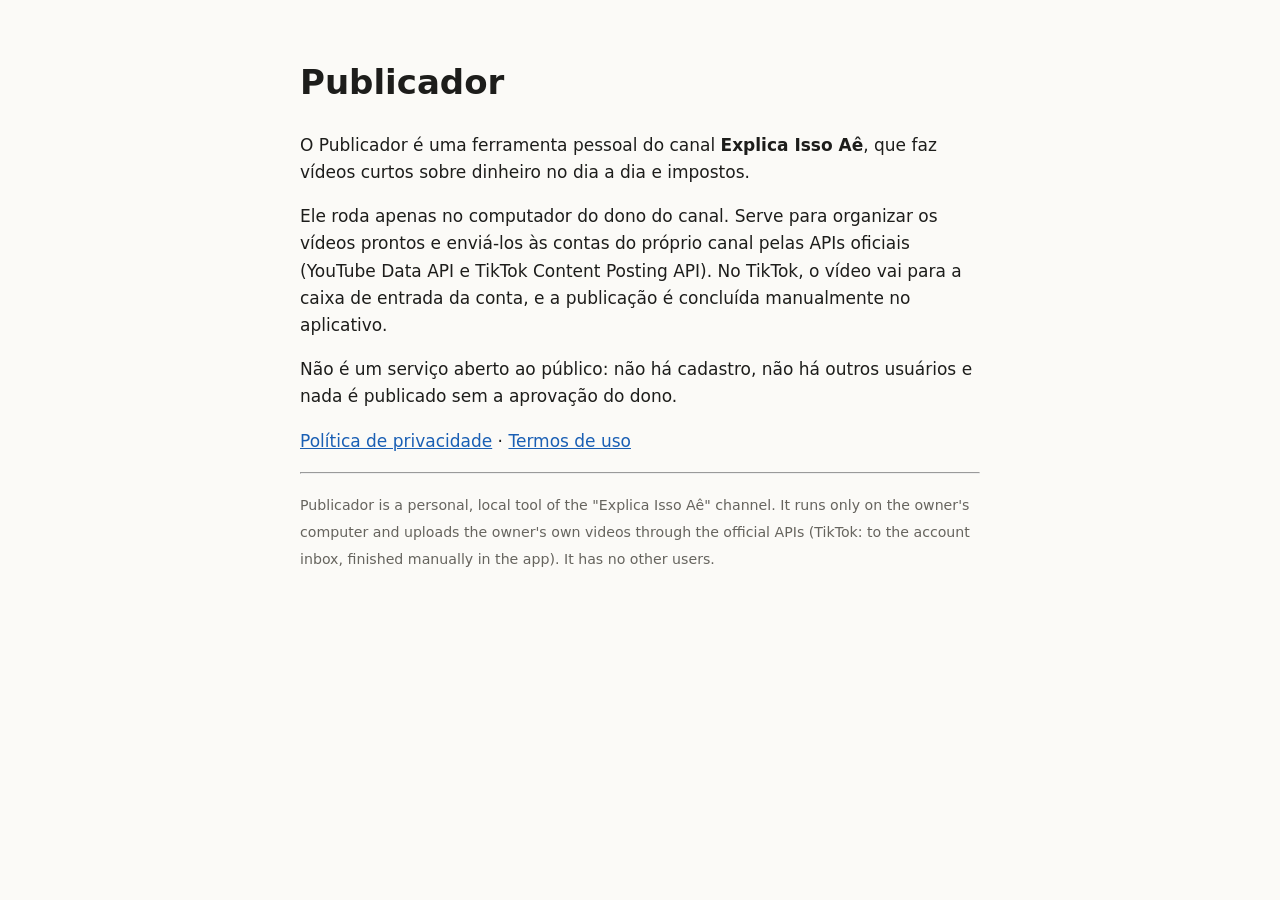
<file: index.html>
<!doctype html>
<html lang="pt-BR">
<head>
  <meta charset="utf-8">
  <meta name="viewport" content="width=device-width, initial-scale=1">
  <title>Publicador · Explica Isso Aê</title>
  <link rel="stylesheet" href="estilo.css">
</head>
<body>
<main>
  <h1>Publicador</h1>
  <p>O Publicador é uma ferramenta pessoal do canal <strong>Explica Isso Aê</strong>, que faz vídeos curtos sobre dinheiro
    no dia a dia e impostos.</p>
  <p>Ele roda apenas no computador do dono do canal. Serve para organizar os vídeos prontos e enviá-los às contas do
    próprio canal pelas APIs oficiais (YouTube Data API e TikTok Content Posting API). No TikTok, o vídeo vai para a
    caixa de entrada da conta, e a publicação é concluída manualmente no aplicativo.</p>
  <p>Não é um serviço aberto ao público: não há cadastro, não há outros usuários e nada é publicado sem a aprovação do dono.</p>
  <p><a href="privacidade.html">Política de privacidade</a> · <a href="termos.html">Termos de uso</a></p>

  <hr>
  <p lang="en"><small>Publicador is a personal, local tool of the "Explica Isso Aê" channel. It runs only on the owner's
    computer and uploads the owner's own videos through the official APIs (TikTok: to the account inbox, finished
    manually in the app). It has no other users.</small></p>
</main>
</body>
</html>
</file>
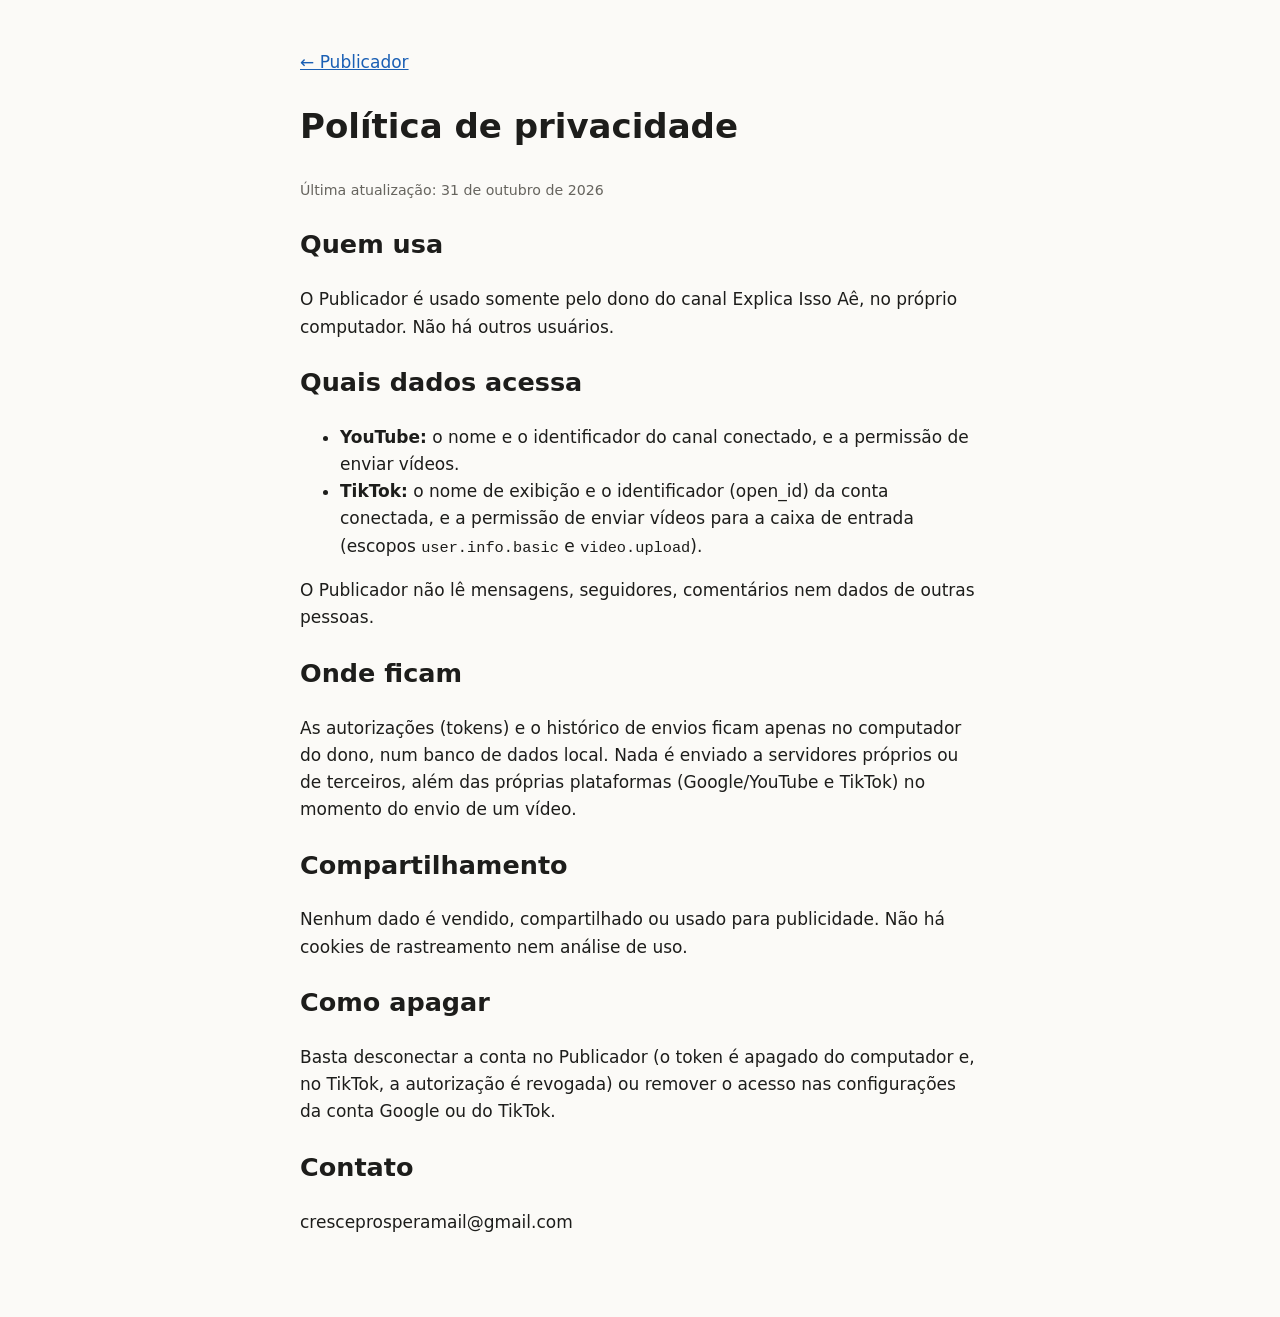
<file: privacidade.html>
<!doctype html>
<html lang="pt-BR">
<head>
  <meta charset="utf-8">
  <meta name="viewport" content="width=device-width, initial-scale=1">
  <title>Política de privacidade · Publicador</title>
  <link rel="stylesheet" href="estilo.css">
</head>
<body>
<main>
  <p><a href="index.html">← Publicador</a></p>
  <h1>Política de privacidade</h1>
  <p><small>Última atualização: 31 de outubro de 2026</small></p>

  <h2>Quem usa</h2>
  <p>O Publicador é usado somente pelo dono do canal Explica Isso Aê, no próprio computador. Não há outros usuários.</p>

  <h2>Quais dados acessa</h2>
  <ul>
    <li><strong>YouTube:</strong> o nome e o identificador do canal conectado, e a permissão de enviar vídeos.</li>
    <li><strong>TikTok:</strong> o nome de exibição e o identificador (open_id) da conta conectada, e a permissão de
      enviar vídeos para a caixa de entrada (escopos <code>user.info.basic</code> e <code>video.upload</code>).</li>
  </ul>
  <p>O Publicador não lê mensagens, seguidores, comentários nem dados de outras pessoas.</p>

  <h2>Onde ficam</h2>
  <p>As autorizações (tokens) e o histórico de envios ficam apenas no computador do dono, num banco de dados local.
    Nada é enviado a servidores próprios ou de terceiros, além das próprias plataformas (Google/YouTube e TikTok) no
    momento do envio de um vídeo.</p>

  <h2>Compartilhamento</h2>
  <p>Nenhum dado é vendido, compartilhado ou usado para publicidade. Não há cookies de rastreamento nem análise de uso.</p>

  <h2>Como apagar</h2>
  <p>Basta desconectar a conta no Publicador (o token é apagado do computador e, no TikTok, a autorização é revogada) ou
    remover o acesso nas configurações da conta Google ou do TikTok.</p>

  <h2>Contato</h2>
  <p>cresceprosperamail@gmail.com</p>
</main>
</body>
</html>
</file>
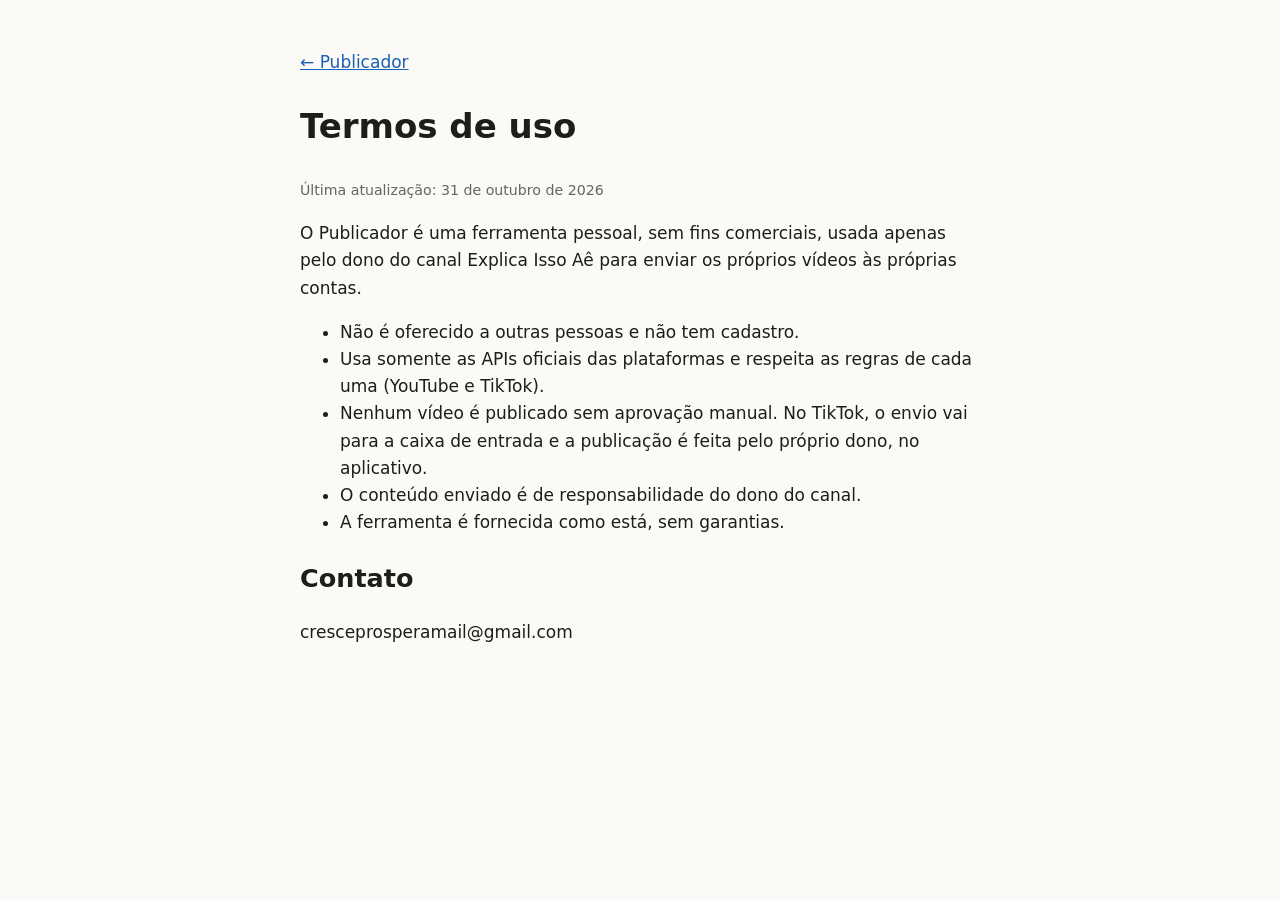
<file: termos.html>
<!doctype html>
<html lang="pt-BR">
<head>
  <meta charset="utf-8">
  <meta name="viewport" content="width=device-width, initial-scale=1">
  <title>Termos de uso · Publicador</title>
  <link rel="stylesheet" href="estilo.css">
</head>
<body>
<main>
  <p><a href="index.html">← Publicador</a></p>
  <h1>Termos de uso</h1>
  <p><small>Última atualização: 31 de outubro de 2026</small></p>

  <p>O Publicador é uma ferramenta pessoal, sem fins comerciais, usada apenas pelo dono do canal Explica Isso Aê para
    enviar os próprios vídeos às próprias contas.</p>
  <ul>
    <li>Não é oferecido a outras pessoas e não tem cadastro.</li>
    <li>Usa somente as APIs oficiais das plataformas e respeita as regras de cada uma (YouTube e TikTok).</li>
    <li>Nenhum vídeo é publicado sem aprovação manual. No TikTok, o envio vai para a caixa de entrada e a publicação é
      feita pelo próprio dono, no aplicativo.</li>
    <li>O conteúdo enviado é de responsabilidade do dono do canal.</li>
    <li>A ferramenta é fornecida como está, sem garantias.</li>
  </ul>

  <h2>Contato</h2>
  <p>cresceprosperamail@gmail.com</p>
</main>
</body>
</html>
</file>
<file: estilo.css>
:root { --fundo: #fbfaf7; --texto: #1d1d1b; --mudo: #66645e; --link: #1a5fb4; }
@media (prefers-color-scheme: dark) { :root { --fundo: #1b1b1a; --texto: #ecebe6; --mudo: #a8a59c; --link: #8ab4f8; } }
body { margin: 0; background: var(--fundo); color: var(--texto); font: 17px/1.6 system-ui, sans-serif; }
main { max-width: 680px; margin: 0 auto; padding: 32px 16px 64px; }
a { color: var(--link); }
small, hr { color: var(--mudo); }
code { font-size: .9em; }
</file>
